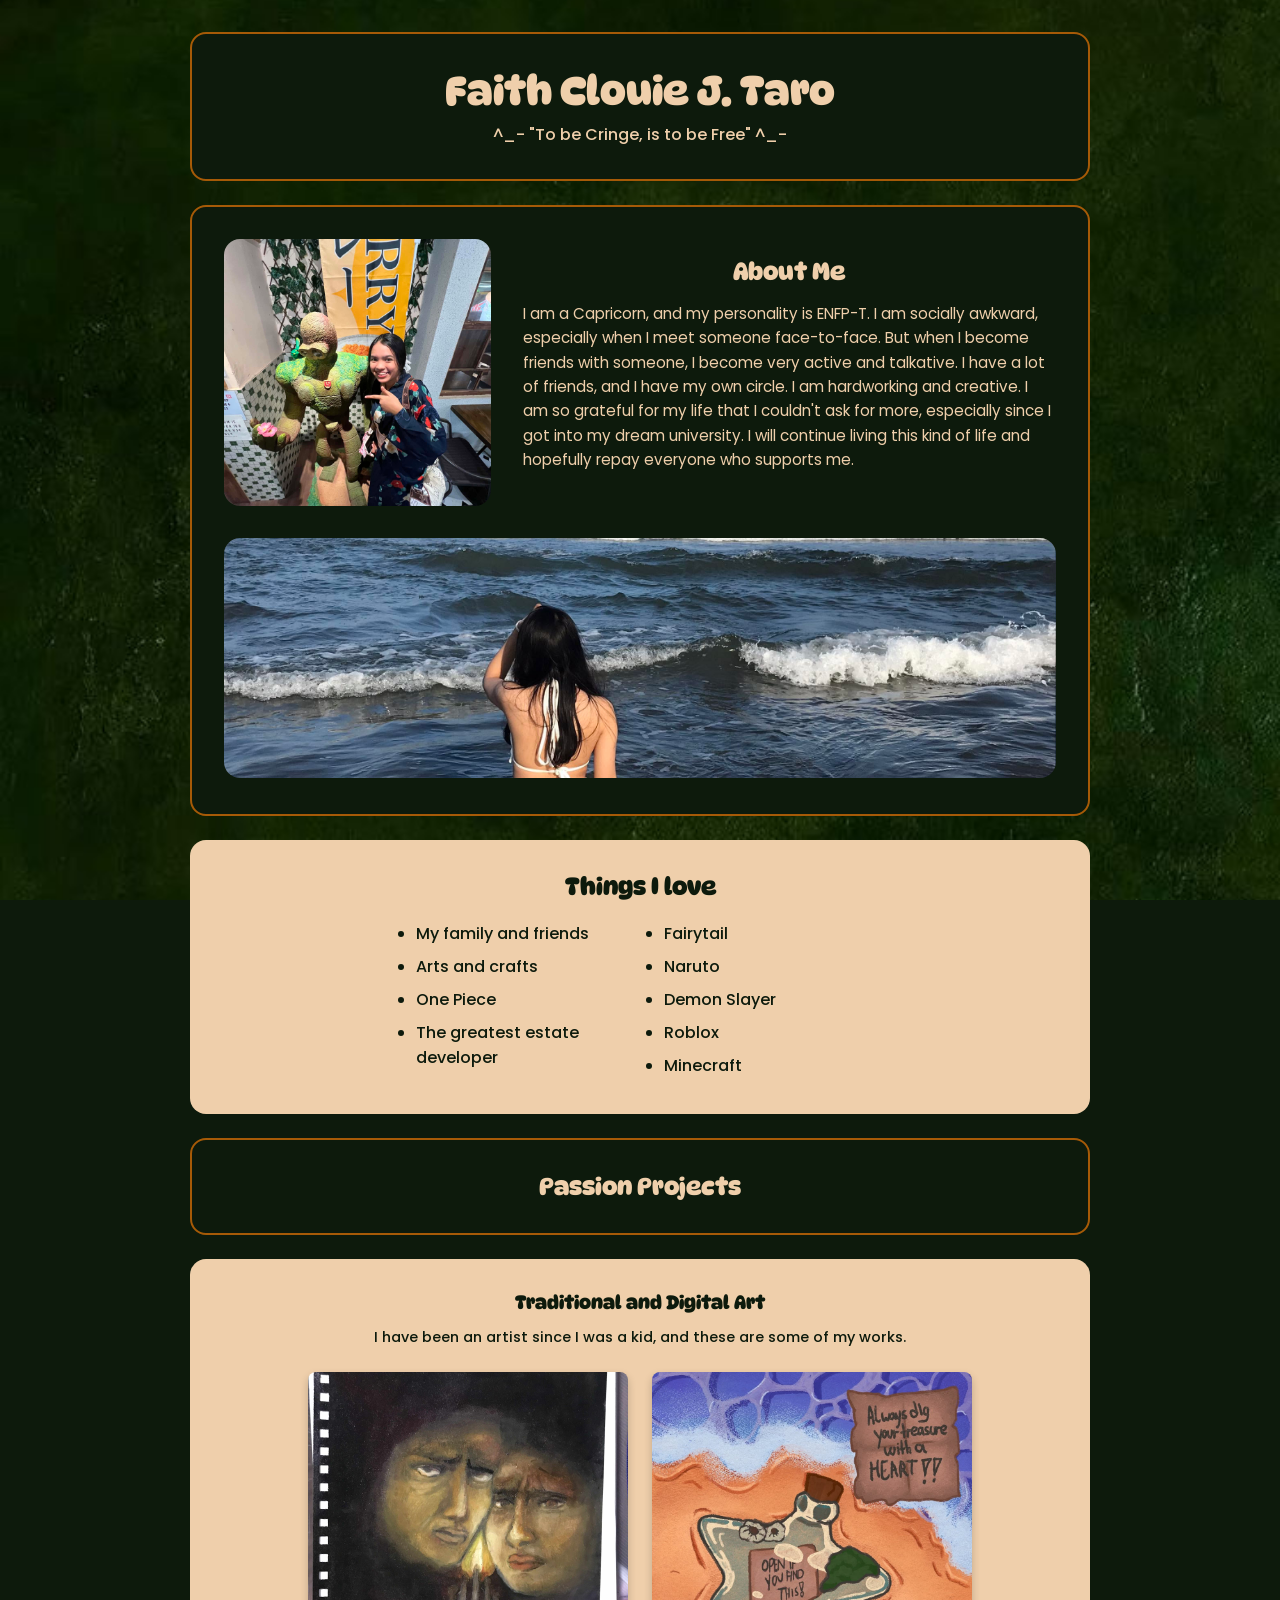
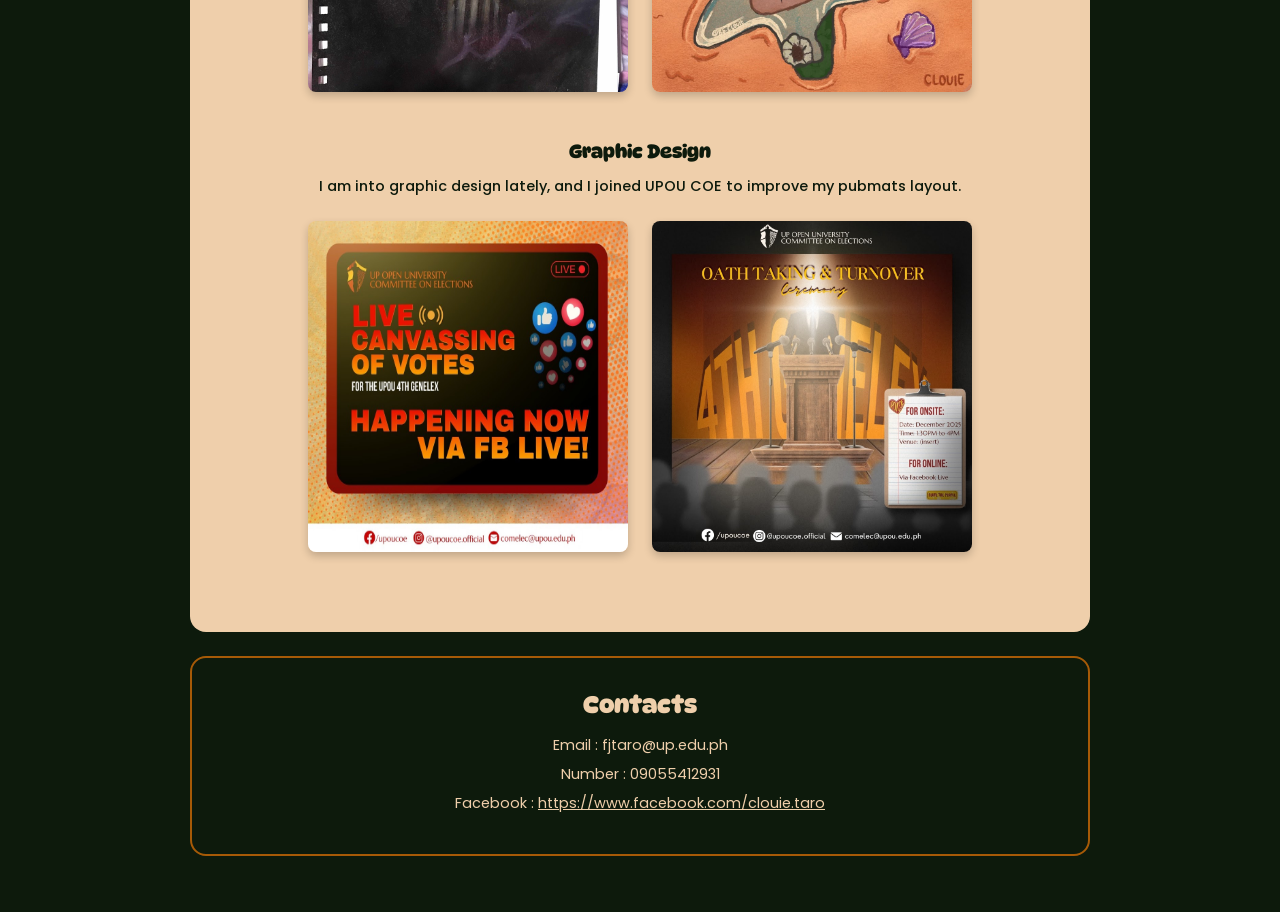
<file: index.html>
<!DOCTYPE html>
<html lang="en">

<head>
    <meta charset="UTF-8">
    <meta name="viewport" content="width=device-width, initial-scale=1.0">
    <title>Clouie's Profile</title>
    <link rel="preconnect" href="https://fonts.googleapis.com">
    <link rel="preconnect" href="https://fonts.gstatic.com" crossorigin>
    <link href="https://fonts.googleapis.com/css2?family=DynaPuff:wght@400..700&family=Poppins:ital,wght@0,100..900;1,100..900&display=swap" rel="stylesheet">
    <link rel="stylesheet" href="ClouieStyle.css"> 
</head>

<body>
    <header class="header-box"> 
        <h1>Faith Clouie J. Taro</h1>
        <p> ^_- "To be Cringe, is to be Free" ^_- </p>
    </header>

    <main>
    <section class="about-me-box">
            <div class="about-me-img-container">
                <div class="picture-img-container">
                    <img src="img/Clouie-pfp.jpg" alt="Clouie Pfp">
                </div>
                <div class="info-box">
                    <h2>About Me</h2>
                    <p>I am a Capricorn, and my personality is ENFP-T. I am socially awkward, especially when I meet someone face-to-face. But when I become friends with someone, I become very active and talkative. I have a lot of friends, and I have my own circle. I am hardworking and creative. I am so grateful for my life that I couldn't ask for more, especially since I got into my dream university. I will continue living this kind of life and hopefully repay everyone who supports me.</p>
                </div>
            </div>
            <div class="cover-img-container">
                <img src="img/Clouie-cover.jpg" alt="Clouie Cover">
            </div>
        </section>

        <section class="things-i-love-box">
            <h2>Things I love</h2>
            <ul class="two-column-list">
                <li>My family and friends</li>
                <li>Arts and crafts</li>
                <li>One Piece</li>
                <li>The greatest estate developer</li>
                <li>Fairytail</li>
                <li>Naruto</li>
                <li>Demon Slayer</li>
                <li>Roblox</li>
                <li>Minecraft</li>
            </ul>
        </section>

        <section class="projects-title-box">
            <h2>Passion Projects</h2>
        </section>

        <section class="projects-content-box">
            <div class="project-section">
                <h3>Traditional and Digital Art</h3>
                <p>I have been an artist since I was a kid, and these are some of my works.</p>
                <div class="project-img-container">
                    <img src="img/TradPainting1.jpg" alt="Traditional Painting">
                    <img src="img/DigitalArt1.jpg" alt="Digital Art">
                </div>
            </div>
            <div class="project-section">
                <h3>Graphic Design</h3>
                <p>I am into graphic design lately, and I joined UPOU COE to improve my pubmats layout.</p>
                <div class="project-img-container">
                    <img src="img/Layout1.jpg" alt="Graphic Design Layout 1">
                    <img src="img/Layout2.jpg" alt="Graphic Design Layout 2">
                </div>
            </div>
        </section>

    </main>
    
    <footer class="footer-box">
        <h2>Contacts</h2>
        <p>Email : fjtaro@up.edu.ph</p>
        <p>Number : 09055412931</p>
        <p>Facebook : <a href="https://www.facebook.com/clouie.taro">https://www.facebook.com/clouie.taro</a></p>
    </footer>
    
</body>

</html>
</file>
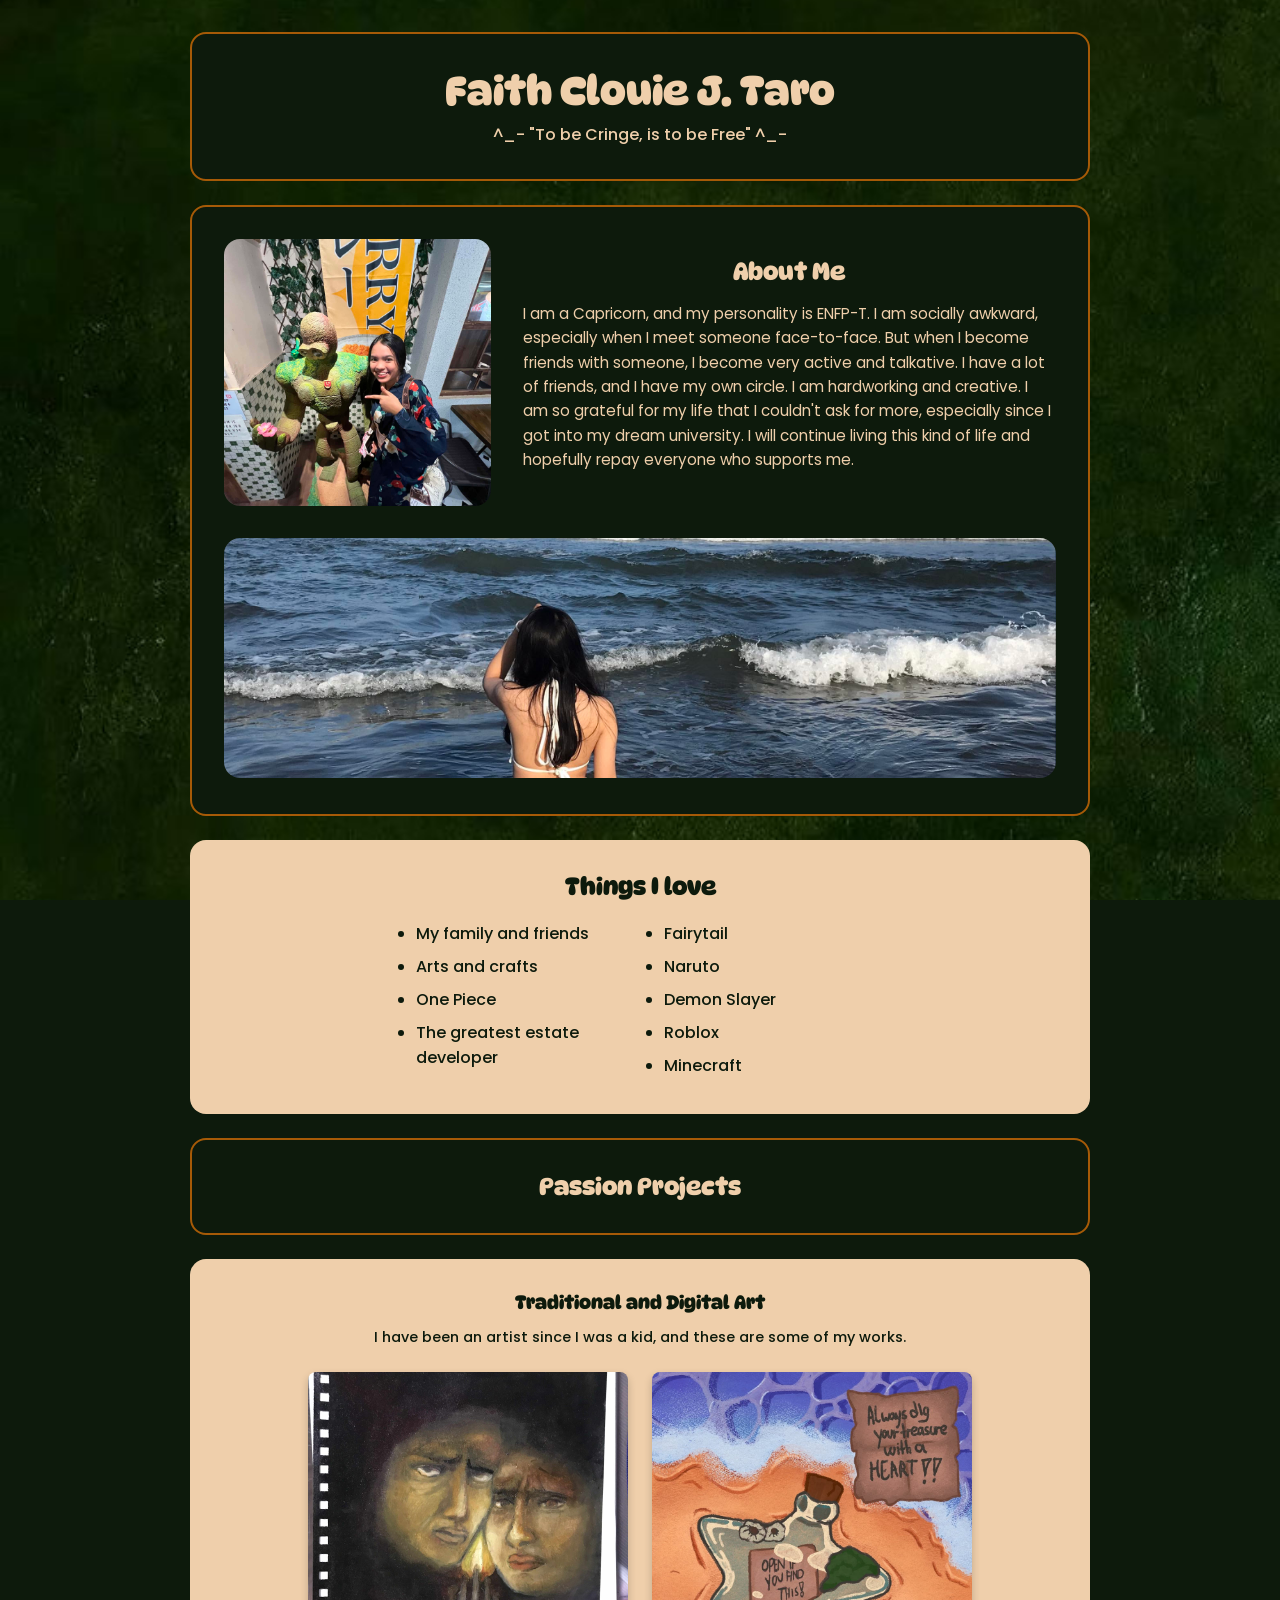
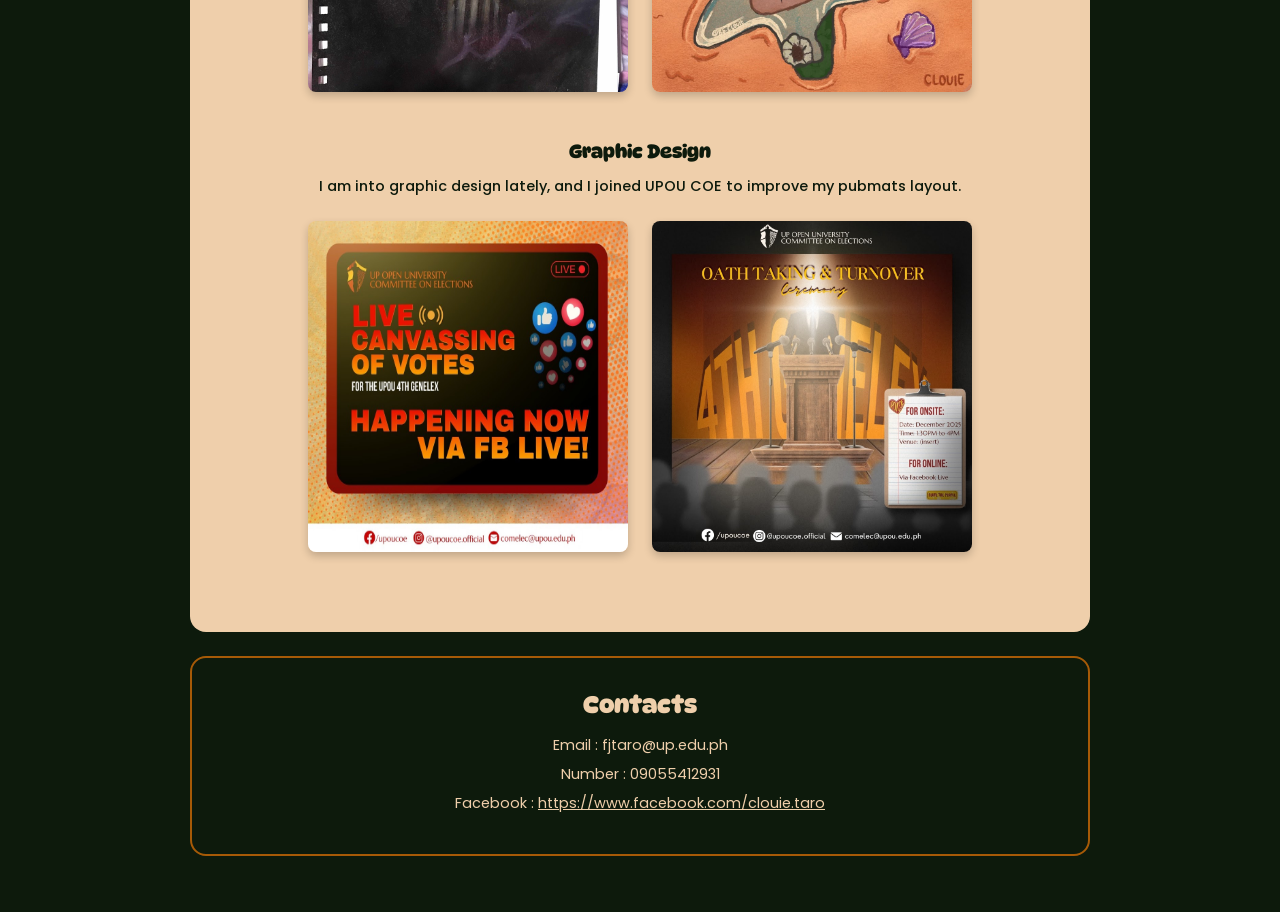
<file: Taro_webpage (Final Proj).html>
<!DOCTYPE html>
<html lang="en">

<head>
    <meta charset="UTF-8">
    <meta name="viewport" content="width=device-width, initial-scale=1.0">
    <title>Clouie's Profile</title>
    <link rel="preconnect" href="https://fonts.googleapis.com">
    <link rel="preconnect" href="https://fonts.gstatic.com" crossorigin>
    <link href="https://fonts.googleapis.com/css2?family=DynaPuff:wght@400..700&family=Poppins:ital,wght@0,100..900;1,100..900&display=swap" rel="stylesheet">
    <link rel="stylesheet" href="ClouieStyle.css"> 
</head>

<body>
    <header class="header-box"> 
        <h1>Faith Clouie J. Taro</h1>
        <p> ^_- "To be Cringe, is to be Free" ^_- </p>
    </header>

    <main>
    <section class="about-me-box">
            <div class="about-me-img-container">
                <div class="picture-img-container">
                    <img src="img/Clouie-pfp.jpg" alt="Clouie Pfp">
                </div>
                <div class="info-box">
                    <h2>About Me</h2>
                    <p>I am a Capricorn, and my personality is ENFP-T. I am socially awkward, especially when I meet someone face-to-face. But when I become friends with someone, I become very active and talkative. I have a lot of friends, and I have my own circle. I am hardworking and creative. I am so grateful for my life that I couldn't ask for more, especially since I got into my dream university. I will continue living this kind of life and hopefully repay everyone who supports me.</p>
                </div>
            </div>
            <div class="cover-img-container">
                <img src="img/Clouie-cover.jpg" alt="Clouie Cover">
            </div>
        </section>

        <section class="things-i-love-box">
            <h2>Things I love</h2>
            <ul class="two-column-list">
                <li>My family and friends</li>
                <li>Arts and crafts</li>
                <li>One Piece</li>
                <li>The greatest estate developer</li>
                <li>Fairytail</li>
                <li>Naruto</li>
                <li>Demon Slayer</li>
                <li>Roblox</li>
                <li>Minecraft</li>
            </ul>
        </section>

        <section class="projects-title-box">
            <h2>Passion Projects</h2>
        </section>

        <section class="projects-content-box">
            <div class="project-section">
                <h3>Traditional and Digital Art</h3>
                <p>I have been an artist since I was a kid, and these are some of my works.</p>
                <div class="project-img-container">
                    <img src="img/TradPainting1.jpg" alt="Traditional Painting">
                    <img src="img/DigitalArt1.jpg" alt="Digital Art">
                </div>
            </div>
            <div class="project-section">
                <h3>Graphic Design</h3>
                <p>I am into graphic design lately, and I joined UPOU COE to improve my pubmats layout.</p>
                <div class="project-img-container">
                    <img src="img/Layout1.jpg" alt="Graphic Design Layout 1">
                    <img src="img/Layout2.jpg" alt="Graphic Design Layout 2">
                </div>
            </div>
        </section>

    </main>
    
    <footer class="footer-box">
        <h2>Contacts</h2>
        <p>Email : fjtaro@up.edu.ph</p>
        <p>Number : 09055412931</p>
        <p>Facebook : <a href="https://www.facebook.com/clouie.taro">https://www.facebook.com/clouie.taro</a></p>
    </footer>
    
</body>

</html>
</file>
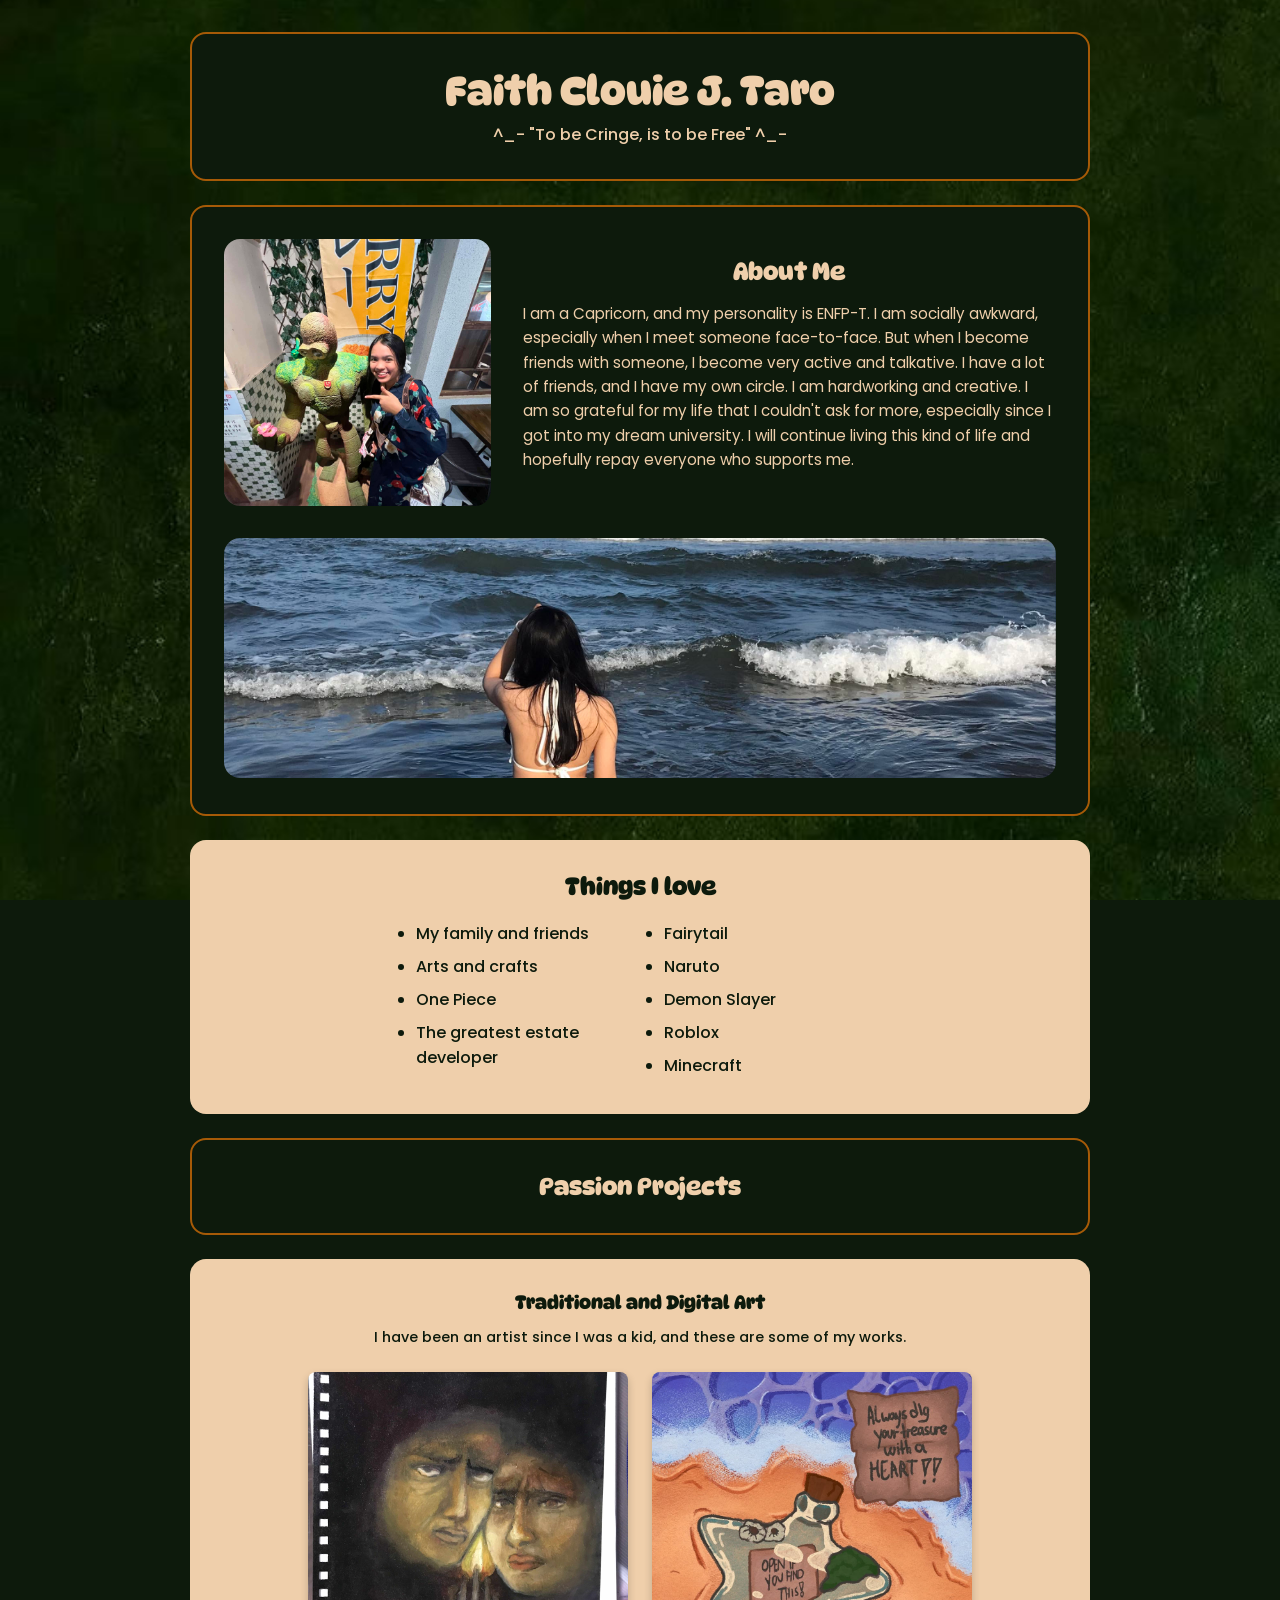
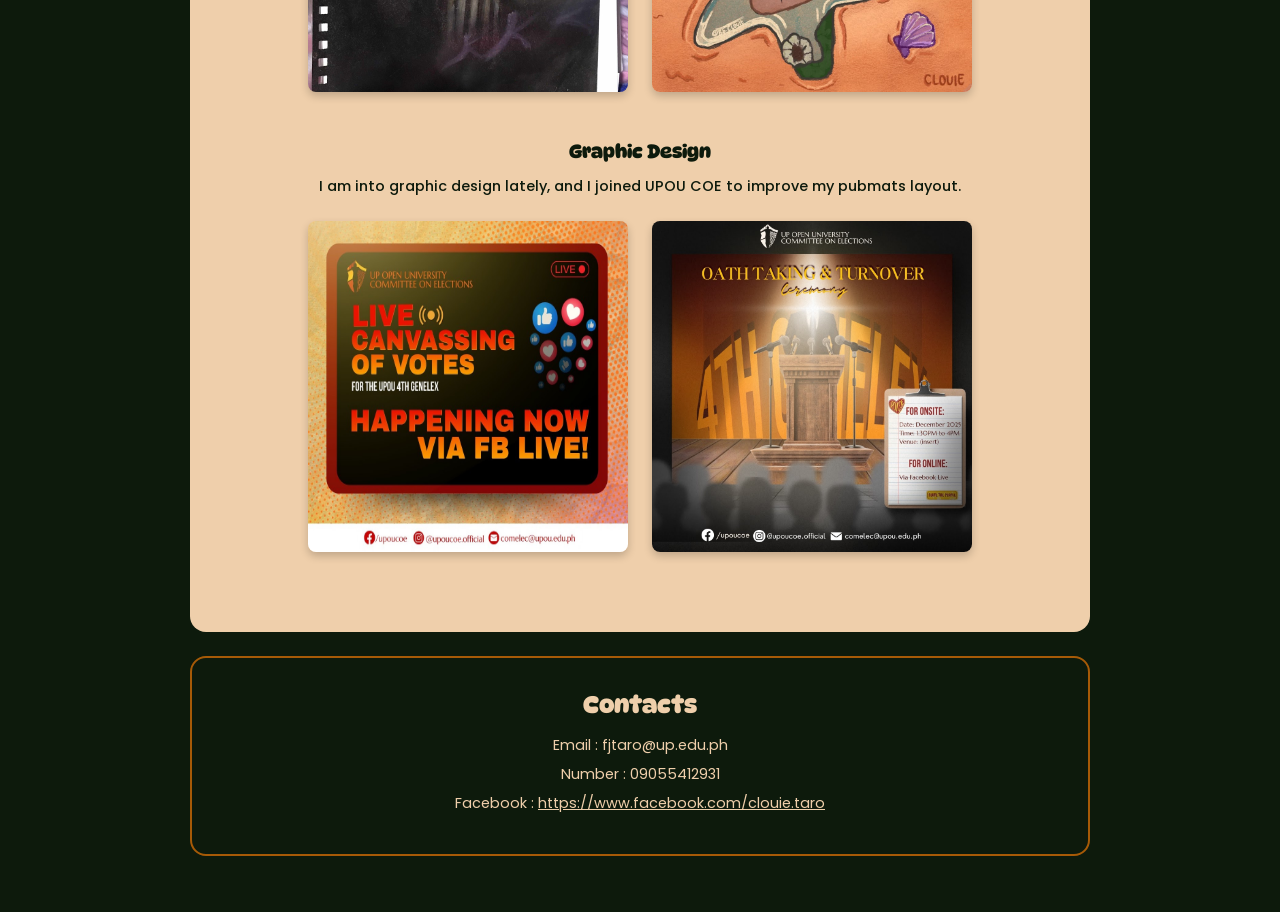
<file: Taro_webpage.html>
<!DOCTYPE html>
<html lang="en">
<head>
    <meta charset="UTF-8">
    <meta name="viewport" content="width=device-width, initial-scale=1.0">
    <title>Clouie's Profile</title>
    <link rel="preconnect" href="https://fonts.googleapis.com">
    <link rel="preconnect" href="https://fonts.gstatic.com" crossorigin>
    <link href="https://fonts.googleapis.com/css2?family=DynaPuff:wght@400..700&family=Poppins:ital,wght@0,100..900;1,100..900&display=swap" rel="stylesheet">
    <link rel="stylesheet" href="ClouieStyle.css"> 
</head>

<body>
    <header class="header-box"> 
        <h1>Faith Clouie J. Taro</h1>
        <p> ^_- "To be Cringe, is to be Free" ^_- </p>
    </header>

    <main>
    <section class="about-me-box">
            <div class="about-me-img-container">
                <div class="picture-img-container">
                    <img src="img/Clouie-pfp.jpg" alt="Clouie Pfp">
                </div>
                <div class="info-box">
                    <h2>About Me</h2>
                    <p>I am a Capricorn, and my personality is ENFP-T. I am socially awkward, especially when I meet someone face-to-face. But when I become friends with someone, I become very active and talkative. I have a lot of friends, and I have my own circle. I am hardworking and creative. I am so grateful for my life that I couldn't ask for more, especially since I got into my dream university. I will continue living this kind of life and hopefully repay everyone who supports me.</p>
                </div>
            </div>
            <div class="cover-img-container">
                <img src="img/Clouie-cover.jpg" alt="Clouie Cover">
            </div>
        </section>

        <section class="things-i-love-box">
            <h2>Things I love</h2>
            <ul class="two-column-list">
                <li>My family and friends</li>
                <li>Arts and crafts</li>
                <li>One Piece</li>
                <li>The greatest estate developer</li>
                <li>Fairytail</li>
                <li>Naruto</li>
                <li>Demon Slayer</li>
                <li>Roblox</li>
                <li>Minecraft</li>
            </ul>
        </section>

        <section class="projects-title-box">
            <h2>Passion Projects</h2>
        </section>

        <section class="projects-content-box">
            <div class="project-section">
                <h3>Traditional and Digital Art</h3>
                <p>I have been an artist since I was a kid, and these are some of my works.</p>
                <div class="project-img-container">
                    <img src="img/TradPainting1.jpg" alt="Traditional Painting">
                    <img src="img/DigitalArt1.jpg" alt="Digital Art">
                </div>
            </div>
            <div class="project-section">
                <h3>Graphic Design</h3>
                <p>I am into graphic design lately, and I joined UPOU COE to improve my pubmats layout.</p>
                <div class="project-img-container">
                    <img src="img/Layout1.jpg" alt="Graphic Design Layout 1">
                    <img src="img/Layout2.jpg" alt="Graphic Design Layout 2">
                </div>
            </div>
        </section>

    </main>
    
    <footer class="footer-box">
        <h2>Contacts</h2>
        <p>Email : fjtaro@up.edu.ph</p>
        <p>Number : 09055412931</p>
        <p>Facebook : <a href="https://www.facebook.com/clouie.taro">https://www.facebook.com/clouie.taro</a></p>
    </footer>
    
</body>

</html>
</file>
<file: ClouieStyle.css>
h1, h2, h3 {
    font-family: 'DynaPuff', cursive;
    margin-top: 0;
}
p, li {
     font-family: 'Poppins', sans-serif;
}

body {
    background-image: url('img/background-img.jpg');
    background-size: cover; 
    background-attachment: fixed; 
    background-position: center;
    background-color: #0d1a0c;
    margin: 0;
    padding: 2rem 1rem;
}

.header-box h1 {
    font-size: 2.5rem;
    margin-bottom: 0.5rem;
}

.header-box p {
    margin: 0;
    font-weight: 500;
}

.header-box, 
.about-me-box, 
.things-i-love-box, 
.projects-title-box, 
.projects-content-box, 
.footer-box {
    max-width: 56.25rem;
    margin: 0 auto 1.5rem auto; 
    box-sizing: border-box;
    border-radius: 1rem; 
    padding: 2rem;
    text-align: center;
}

.header-box, 
.about-me-box, 
.projects-title-box, 
.footer-box {
    background-color: #0d1a0c;
    border: 2px solid #a65a07;
    color: #efcfab;
}

.about-me-img-container {
    display: flex;
    gap: 2rem;
    align-items: center;
    text-align: left;
}
.picture-img-container {
    flex: 1;
    display: flex;
    justify-content: center;
}
.picture-img-container img {
    width: 100%;
    max-width: 18rem;
    border-radius: 1rem;
    object-fit: cover;
}
.info-box {
    flex: 2;
}
.info-box h2 {
    text-align: center;
    margin-bottom: 1rem;
}
.info-box p {
    line-height: 1.6;
    font-size: 0.95rem;
}

.cover-img-container {
    margin-top: 2rem;
    width: 100%;
}

.cover-img-container img {
    width: 100%;
    height: 15rem;
    object-fit: cover; 
    border-radius: 1rem;
}

@media (max-width: 48rem) {
    .about-me-flex-container {
        flex-direction: column;
    }
}


.things-i-love-box, 
.projects-content-box {
    background-color: #efcfab;
    color: #0d1a0c;
}
.things-i-love-box h2 {
    color: #0d1a0c;
}
.two-column-list {
    list-style-type: disc;
    text-align: left;
    columns: 2;
    -webkit-columns: 2;
    -moz-columns: 2;
    max-width: 30rem;
    margin: 0 auto;
    padding-left: 2rem;
}
.two-column-list li {
    font-weight: 500;
    margin-bottom: 0.5rem;
    break-inside: avoid;
}



.projects-title-box h2 {
    margin: 0;
}
.projects-content-box h3 {
    margin-bottom: 0.5rem;
}
.projects-content-box p {
    margin-bottom: 1.5rem;
    font-size: 0.9rem;
    font-weight: 500;
}
.project-img-container {
    display: flex;
    justify-content: center;
    gap: 1.5rem;
    flex-wrap: wrap;
}
.project-img-container img {
    width: 100%;
    max-width: 20rem;
    border-radius: 0.5rem;
    box-shadow: 0 4px 8px rgba(0,0,0,0.2);
}
.project-section {
    margin-bottom: 3rem;
}



.footer-box h2 {
    margin-bottom: 1rem;
}
.footer-box p {
    margin: 0.5rem 0;
    font-size: 0.9rem;
}
.footer-box a {
    color: #efcfab;
    text-decoration: underline;
}
.footer-box a:hover {
    color: #a65a07;
}
</file>
